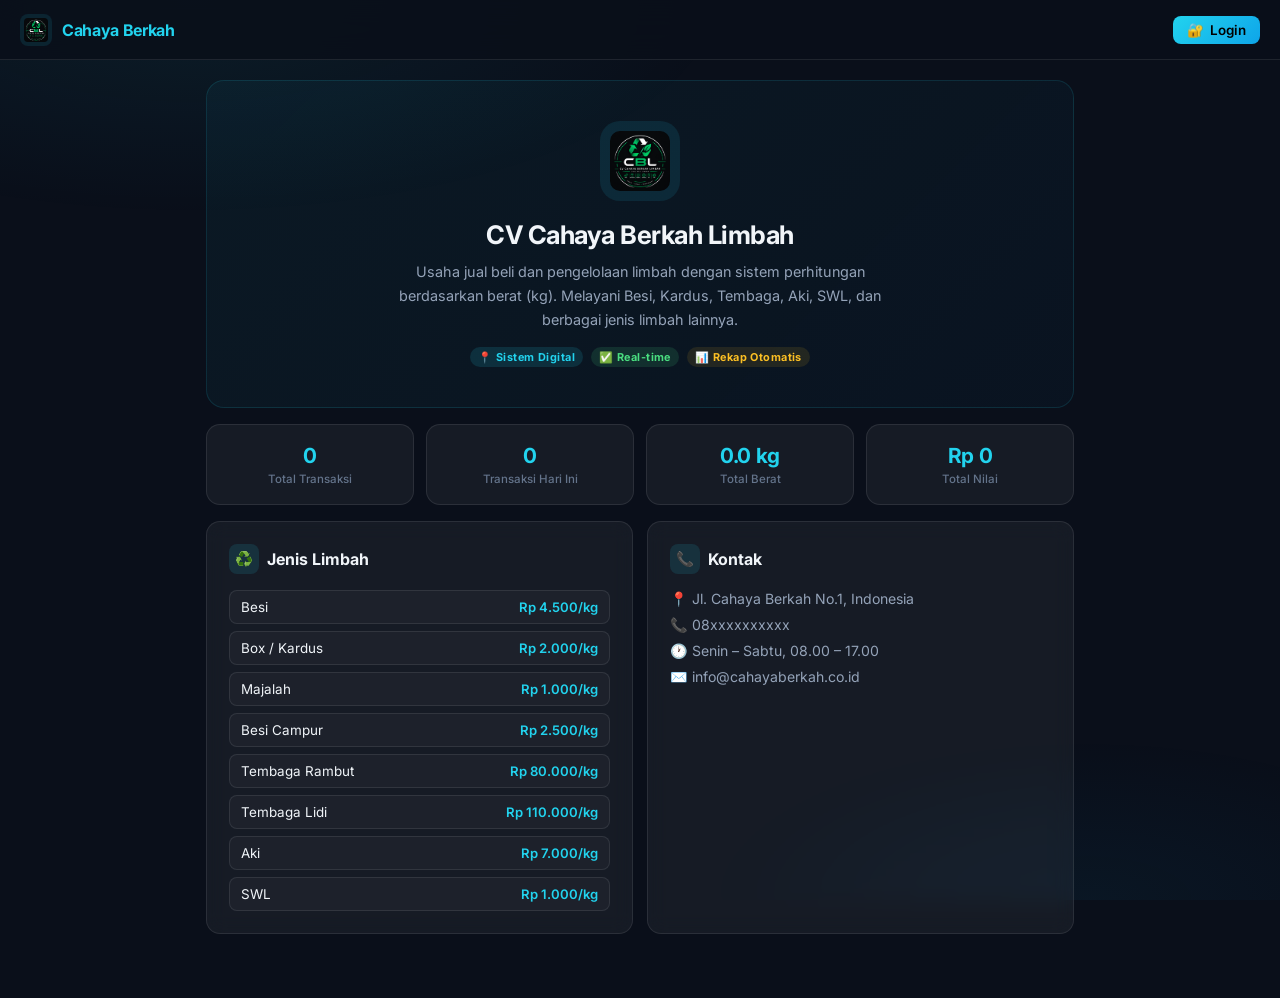
<file: index.html>
<!DOCTYPE html>
<html lang="id">
<head>
  <meta charset="UTF-8">
  <meta name="viewport" content="width=device-width, initial-scale=1.0">
  <title>Beranda — CV Cahaya Berkah Limbah</title>
  <link rel="stylesheet" href="style.css">
</head>
<body onload="cekRole(); loadStatHome()">

<nav>
  <a class="nav-brand" href="index.html">
    <img src="logo.png" class="nav-logo" alt="Logo">
    <span class="nav-title">Cahaya Berkah</span>
  </a>
  <button class="nav-hamburger" id="hamburger" onclick="toggleMenu()" aria-label="Menu">
    <span></span><span></span><span></span>
  </button>
  <div class="nav-links" id="menuNav"></div>
</nav>

<div class="page-wrap">
<div class="container">

  <div class="hero">
    <img src="logo.png" class="hero-logo" alt="Logo CBL">
    <h1>CV Cahaya Berkah Limbah</h1>
    <p>Usaha jual beli dan pengelolaan limbah dengan sistem perhitungan berdasarkan berat (kg).
       Melayani Besi, Kardus, Tembaga, Aki, SWL, dan berbagai jenis limbah lainnya.</p>
    <div style="margin-top:16px;display:flex;gap:8px;flex-wrap:wrap;justify-content:center">
      <span class="badge badge-blue">📍 Sistem Digital</span>
      <span class="badge badge-green">✅ Real-time</span>
      <span class="badge badge-amber">📊 Rekap Otomatis</span>
    </div>
  </div>

  <div class="stats-grid">
    <div class="stat-card">
      <div class="stat-value" id="statTrx">0</div>
      <div class="stat-label">Total Transaksi</div>
    </div>
    <div class="stat-card">
      <div class="stat-value" id="statHari">0</div>
      <div class="stat-label">Transaksi Hari Ini</div>
    </div>
    <div class="stat-card">
      <div class="stat-value" id="statKg">0 kg</div>
      <div class="stat-label">Total Berat</div>
    </div>
    <div class="stat-card">
      <div class="stat-value" id="statNilai">Rp 0</div>
      <div class="stat-label">Total Nilai</div>
    </div>
  </div>

  <div class="home-grid">
    <div class="card">
      <div class="card-title"><span class="icon">♻️</span> Jenis Limbah</div>
      <div id="layananList" style="display:flex;flex-direction:column;gap:7px"></div>
    </div>
    <div class="card">
      <div class="card-title"><span class="icon">📞</span> Kontak</div>
      <div style="display:flex;flex-direction:column;gap:9px;font-size:0.88rem;color:var(--text-dim)">
        <div>📍 Jl. Cahaya Berkah No.1, Indonesia</div>
        <div>📞 08xxxxxxxxxx</div>
        <div>🕐 Senin – Sabtu, 08.00 – 17.00</div>
        <div>✉️ info@cahayaberkah.co.id</div>
      </div>
    </div>
  </div>

</div>
</div>

<div id="toast"></div>
<script src="script.js"></script>
<script>
function loadStatHome() {
  const data = getData();
  const today = toDateStr(new Date());
  document.getElementById('statTrx').textContent  = data.length;
  document.getElementById('statHari').textContent = data.filter(d => toDateStr(new Date(d.waktu)) === today).length;
  document.getElementById('statKg').textContent   = data.reduce((s,d) => s + parseFloat(d.kg), 0).toFixed(1) + ' kg';
  document.getElementById('statNilai').textContent= 'Rp ' + formatRp(data.reduce((s,d) => s + d.total, 0));

  const h = getHarga();
  const listEl = document.getElementById('layananList');
  listEl.innerHTML = Object.keys(h).map(k => `
    <div style="display:flex;justify-content:space-between;align-items:center;
                padding:8px 11px;background:rgba(255,255,255,0.03);border-radius:8px;
                border:1px solid var(--card-border)">
      <span style="font-size:0.84rem">${k}</span>
      <span style="font-size:0.82rem;color:var(--accent);font-weight:600">Rp ${formatRp(h[k])}/kg</span>
    </div>`).join('');
}

function toggleMenu() {
  const menu = document.getElementById('menuNav');
  const btn = document.getElementById('hamburger');
  menu.classList.toggle('open');
  btn.classList.toggle('open');
}
document.addEventListener('click', e => {
  const menu = document.getElementById('menuNav');
  const btn = document.getElementById('hamburger');
  if (menu && !menu.contains(e.target) && btn && !btn.contains(e.target)) {
    menu.classList.remove('open');
    btn.classList.remove('open');
  }
});
</script>
</body>
</html>
</file>
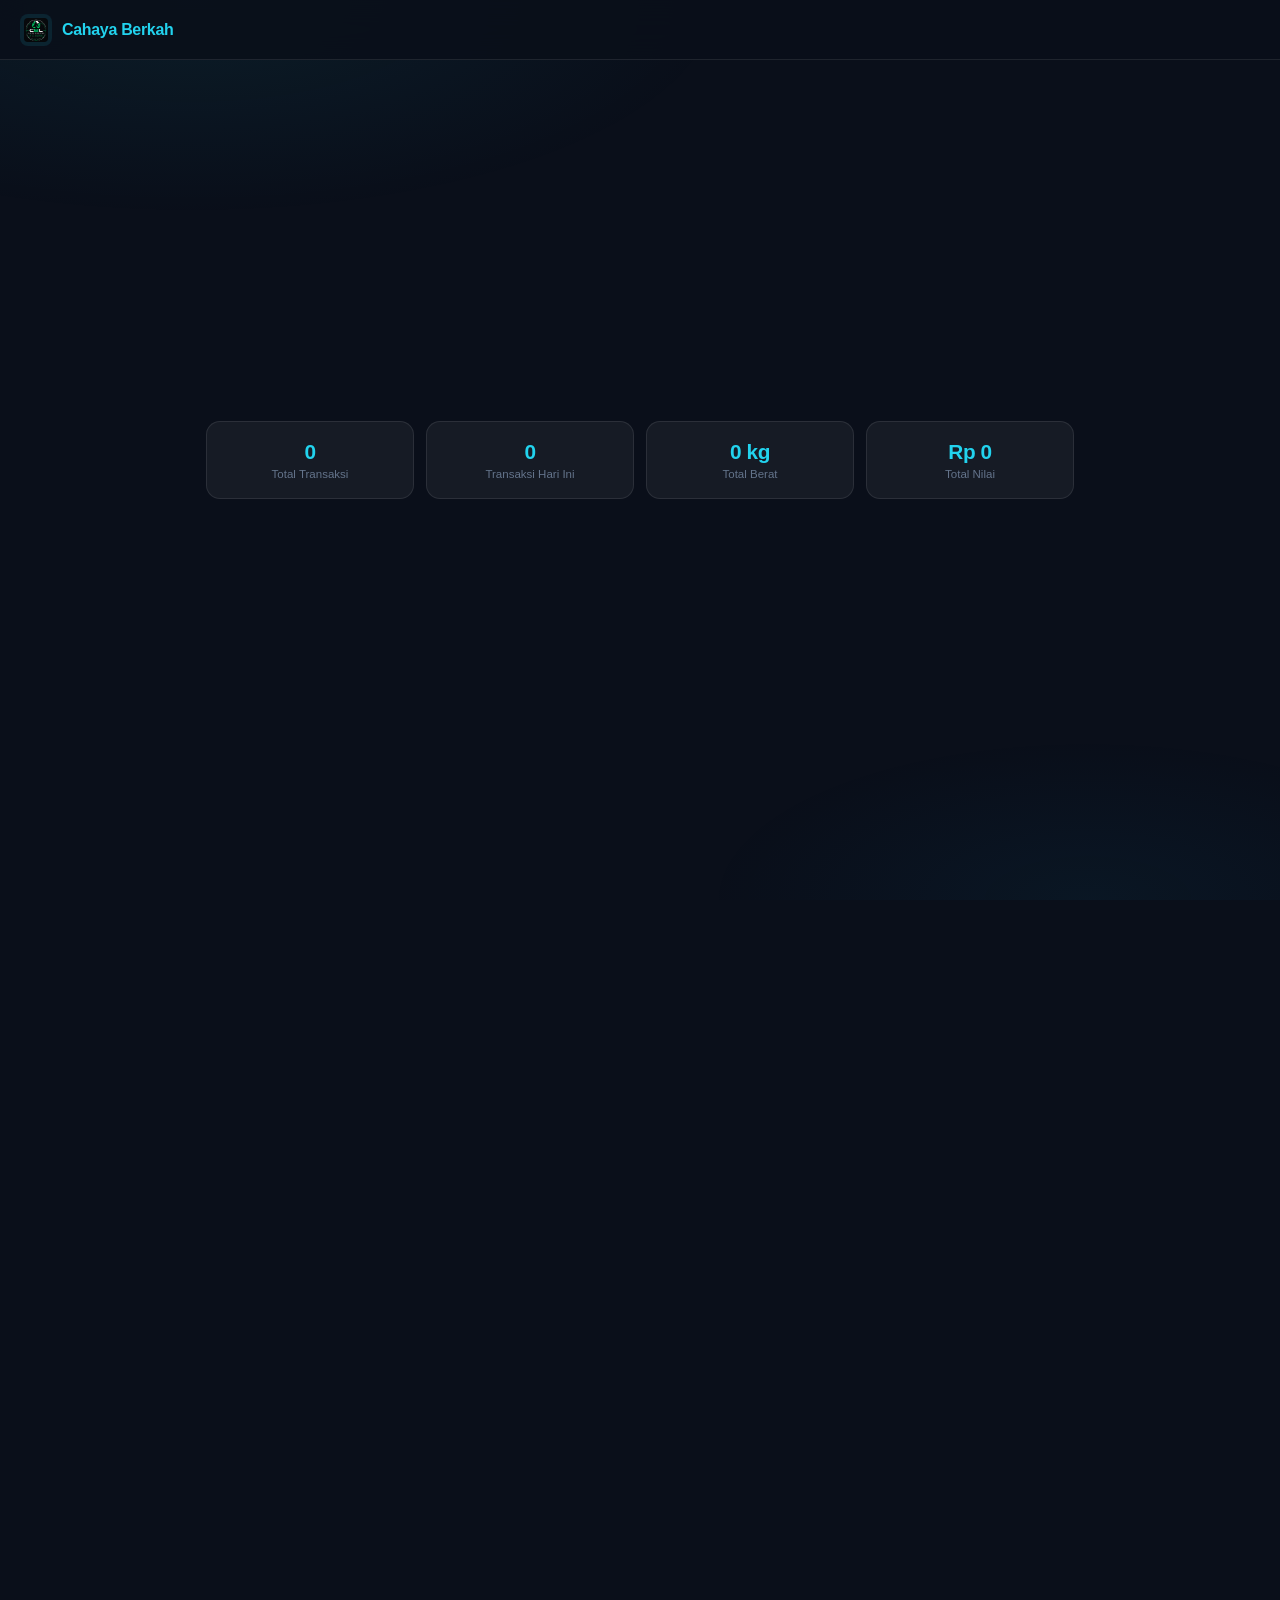
<file: harga.html>
<!DOCTYPE html>
<html lang="id">
<head>
  <meta charset="UTF-8">
  <meta name="viewport" content="width=device-width, initial-scale=1.0">
  <title>Setting Harga — CBL</title>
  <link rel="stylesheet" href="style.css">
</head>
<body onload="cekLogin(); cekRole(); cekAdminOnly(); renderHarga()">

<nav>
  <a class="nav-brand" href="index.html">
    <img src="logo.png" class="nav-logo" alt="Logo">
    <span class="nav-title">Cahaya Berkah</span>
  </a>
  <button class="nav-hamburger" id="hamburger" onclick="toggleMenu()" aria-label="Menu">
    <span></span><span></span><span></span>
  </button>
  <div class="nav-links" id="menuNav"></div>
</nav>

<div class="page-wrap">
<div class="container">

  <!-- Tambah Jenis -->
  <div class="card">
    <div class="card-title"><span class="icon">➕</span> Tambah Jenis Barang</div>
    <div class="form-grid">
      <div class="form-group">
        <label>Nama Jenis</label>
        <input id="namaJenis" type="text" placeholder="Contoh: Aluminium">
      </div>
      <div class="form-group">
        <label>Harga per kg (Rp)</label>
        <input id="hargaJenis" type="number" placeholder="Contoh: 15000">
      </div>
    </div>
    <div class="btn-row">
      <button class="btn btn-primary" onclick="tambahJenis()">➕ Tambahkan</button>
    </div>
  </div>

  <!-- Daftar Harga -->
  <div class="card">
    <div class="card-title"><span class="icon">💰</span> Daftar Harga Saat Ini</div>

    <div class="table-wrap">
      <table>
        <thead>
          <tr>
            <th>Jenis Barang</th>
            <th>Harga / kg (Rp)</th>
            <th style="text-align:right">Aksi</th>
          </tr>
        </thead>
        <tbody id="hargaBody"></tbody>
      </table>
    </div>

    <div class="btn-row" style="margin-top:18px">
      <button class="btn btn-outline" onclick="resetHarga()">🔄 Reset ke Default</button>
    </div>
  </div>

</div>
</div>

<div id="toast"></div>
<script src="script.js"></script>
<script>
function cekAdminOnly() {
  if (getRole() !== 'admin') {
    location.href = 'index.html';
  }
}

function resetHarga() {
  if (!confirm('Reset semua harga ke default?')) return;
  saveHarga(defaultHarga());
  renderHarga();
  showToast('Harga direset ke default', 'success');
}
</script>
<script>
function toggleMenu() {
  const menu = document.getElementById('menuNav');
  const btn = document.getElementById('hamburger');
  menu.classList.toggle('open');
  btn.classList.toggle('open');
}
document.addEventListener('click', e => {
  const menu = document.getElementById('menuNav');
  const btn = document.getElementById('hamburger');
  if (menu && !menu.contains(e.target) && btn && !btn.contains(e.target)) {
    menu.classList.remove('open');
    btn.classList.remove('open');
  }
});
</script>
</body>
</html>
</file>
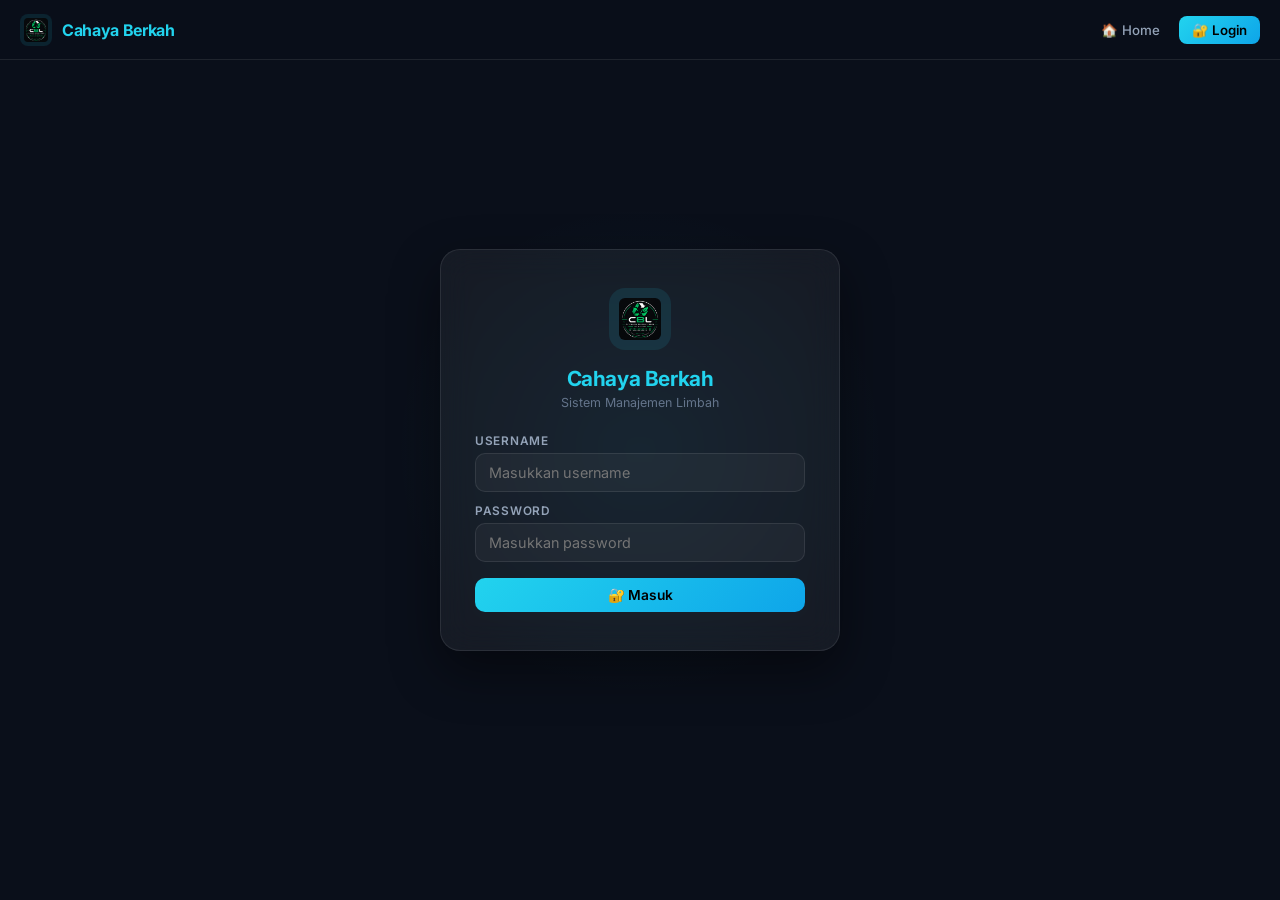
<file: input.html>
<!DOCTYPE html>
<html lang="id">
<head>
  <meta charset="UTF-8">
  <meta name="viewport" content="width=device-width, initial-scale=1.0">
  <title>Input Transaksi — CBL</title>
  <link rel="stylesheet" href="style.css">
</head>
<body onload="cekLogin(); cekRole(); loadHarga()">

<nav>
  <a class="nav-brand" href="index.html">
    <img src="logo.png" class="nav-logo" alt="Logo">
    <span class="nav-title">Cahaya Berkah</span>
  </a>
  <button class="nav-hamburger" id="hamburger" onclick="toggleMenu()" aria-label="Menu">
    <span></span><span></span><span></span>
  </button>
  <div class="nav-links" id="menuNav"></div>
</nav>

<div class="page-wrap">
<div class="container">

  <!-- Form Input -->
  <div class="card">
    <div class="card-title"><span class="icon">✏️</span> Input Transaksi</div>

    <div class="form-grid">
      <div class="form-group" style="grid-column:1/-1">
        <label>Nama Supplier / Pengantar</label>
        <input id="namaSupplier" type="text" placeholder="Opsional, nama supplier atau pengantar">
      </div>

      <div class="form-group">
        <label>Jenis Barang</label>
        <select id="jenis" onchange="setHarga()"></select>
      </div>

      <div class="form-group">
        <label>Harga Satuan</label>
        <input id="hargaSatuan" readonly placeholder="Otomatis">
        <input id="hargaRaw" type="hidden">
      </div>

      <div class="form-group">
        <label>Berat (kg)</label>
        <input id="kg" type="number" min="0.1" step="0.1" placeholder="Contoh: 12.5"
               oninput="hitungTotal()">
      </div>

      <div class="form-group">
        <label>Total</label>
        <input id="totalPreview" readonly placeholder="Rp 0" style="color:var(--accent);font-weight:700">
      </div>
    </div>

    <div class="btn-row">
      <button class="btn btn-primary" onclick="tambahKeranjang()">➕ Tambah ke Keranjang</button>
    </div>
  </div>

  <!-- Keranjang -->
  <div class="card">
    <div class="card-title"><span class="icon">🛒</span> Keranjang</div>

    <div class="table-wrap">
      <table>
        <thead>
          <tr>
            <th>Jenis</th>
            <th>Berat</th>
            <th>Harga/kg</th>
            <th style="text-align:right">Total</th>
            <th style="text-align:right">Hapus</th>
          </tr>
        </thead>
        <tbody id="keranjangBody">
          <tr><td colspan="5" style="text-align:center;color:var(--text-muted);padding:20px">Belum ada item</td></tr>
        </tbody>
      </table>
    </div>

    <div style="display:flex;justify-content:space-between;align-items:center;margin-top:14px;
                padding:14px 18px;background:rgba(34,211,238,0.06);border-radius:10px;
                border:1px solid rgba(34,211,238,0.15)">
      <span style="font-size:0.85rem;color:var(--text-dim)">Grand Total</span>
      <span id="totalKeranjang" style="font-family:'Syne',sans-serif;font-size:1.2rem;
            font-weight:800;color:var(--accent)">Rp 0</span>
    </div>

    <div class="btn-row">
      <button class="btn btn-primary" onclick="simpanTransaksi()">💾 Simpan & Buat Invoice</button>
      <button class="btn btn-outline" onclick="keranjang=[];renderKeranjang()">🗑️ Kosongkan</button>
    </div>
  </div>

</div>
</div>

<div id="toast"></div>
<script src="script.js"></script>
<script>
function toggleMenu() {
  const menu = document.getElementById('menuNav');
  const btn = document.getElementById('hamburger');
  menu.classList.toggle('open');
  btn.classList.toggle('open');
}
document.addEventListener('click', e => {
  const menu = document.getElementById('menuNav');
  const btn = document.getElementById('hamburger');
  if (menu && !menu.contains(e.target) && btn && !btn.contains(e.target)) {
    menu.classList.remove('open');
    btn.classList.remove('open');
  }
});
</script>
</body>
</html>
</file>
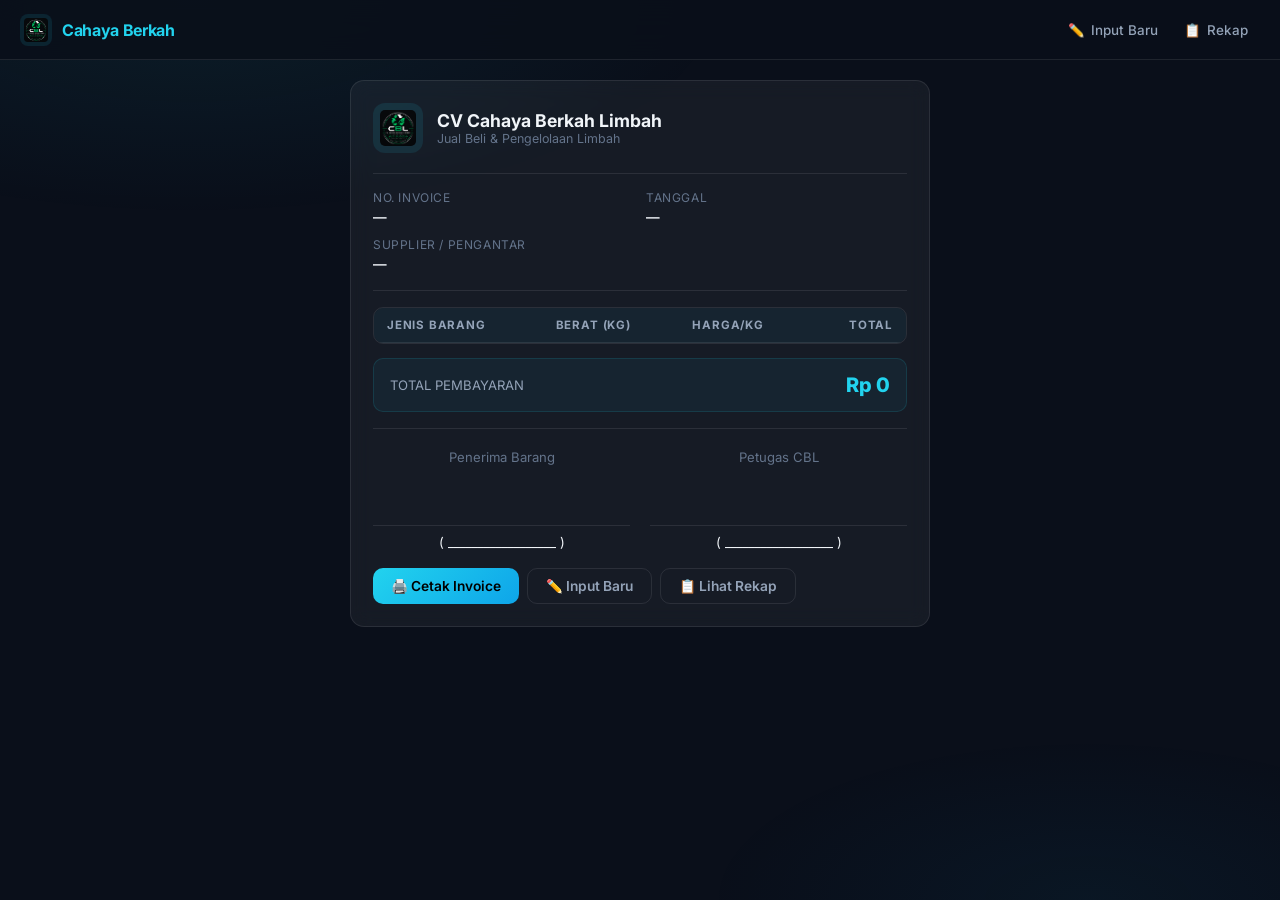
<file: invoice.html>
<!DOCTYPE html>
<html lang="id">
<head>
  <meta charset="UTF-8">
  <meta name="viewport" content="width=device-width, initial-scale=1.0">
  <title>Invoice — CBL</title>
  <link rel="stylesheet" href="style.css">
</head>
<body onload="loadStruk()">

<nav class="no-print">
  <a class="nav-brand" href="index.html">
    <img src="logo.png" class="nav-logo" alt="Logo">
    <span class="nav-title">Cahaya Berkah</span>
  </a>
  <div class="nav-links">
    <a href="input.html"><span class="nav-icon">✏️</span><span class="nav-label">Input Baru</span></a>
    <a href="rekap.html"><span class="nav-icon">📋</span><span class="nav-label">Rekap</span></a>
  </div>
</nav>

<div class="page-wrap">
<div class="container">
<div class="invoice-wrap">

  <div class="card">

    <!-- Header -->
    <div class="invoice-header">
      <img src="logo.png" class="invoice-logo" alt="Logo CBL">
      <div>
        <div class="invoice-title">CV Cahaya Berkah Limbah</div>
        <div class="invoice-subtitle">Jual Beli & Pengelolaan Limbah</div>
      </div>
    </div>

    <div class="invoice-divider"></div>

    <!-- Meta -->
    <div style="display:grid;grid-template-columns:1fr 1fr;gap:12px;margin-bottom:18px;font-size:0.85rem">
      <div>
        <div style="color:var(--text-muted);margin-bottom:4px;font-size:0.75rem;text-transform:uppercase;letter-spacing:0.05em">No. Invoice</div>
        <div id="invId" style="font-weight:600">—</div>
      </div>
      <div>
        <div style="color:var(--text-muted);margin-bottom:4px;font-size:0.75rem;text-transform:uppercase;letter-spacing:0.05em">Tanggal</div>
        <div id="invTanggal" style="font-weight:600">—</div>
      </div>
      <div>
        <div style="color:var(--text-muted);margin-bottom:4px;font-size:0.75rem;text-transform:uppercase;letter-spacing:0.05em">Supplier / Pengantar</div>
        <div id="invSupplier" style="font-weight:600">—</div>
      </div>
    </div>

    <div class="invoice-divider"></div>

    <!-- Table -->
    <div class="table-wrap">
      <table>
        <thead>
          <tr>
            <th>Jenis Barang</th>
            <th>Berat (kg)</th>
            <th>Harga/kg</th>
            <th style="text-align:right">Total</th>
          </tr>
        </thead>
        <tbody id="invBody"></tbody>
      </table>
    </div>

    <!-- Total -->
    <div class="invoice-total-row">
      <div class="invoice-total-label">TOTAL PEMBAYARAN</div>
      <div class="invoice-total-value" id="invTotal">Rp 0</div>
    </div>

    <div class="invoice-divider"></div>

    <!-- Tanda Tangan -->
    <div style="display:grid;grid-template-columns:1fr 1fr;gap:20px;margin-top:20px;text-align:center;font-size:0.82rem">
      <div>
        <div style="color:var(--text-muted);margin-bottom:60px">Penerima Barang</div>
        <div style="border-top:1px solid var(--card-border);padding-top:8px">( __________________ )</div>
      </div>
      <div>
        <div style="color:var(--text-muted);margin-bottom:60px">Petugas CBL</div>
        <div style="border-top:1px solid var(--card-border);padding-top:8px">( __________________ )</div>
      </div>
    </div>

    <!-- Buttons -->
    <div class="btn-row no-print" style="margin-top:18px">
      <button class="btn btn-primary" onclick="window.print()">🖨️ Cetak Invoice</button>
      <a class="btn btn-outline" href="input.html">✏️ Input Baru</a>
      <a class="btn btn-outline" href="rekap.html">📋 Lihat Rekap</a>
    </div>

  </div>

</div>
</div>
</div>

<div id="toast"></div>
<script src="script.js"></script>
</body>
</html>
</file>
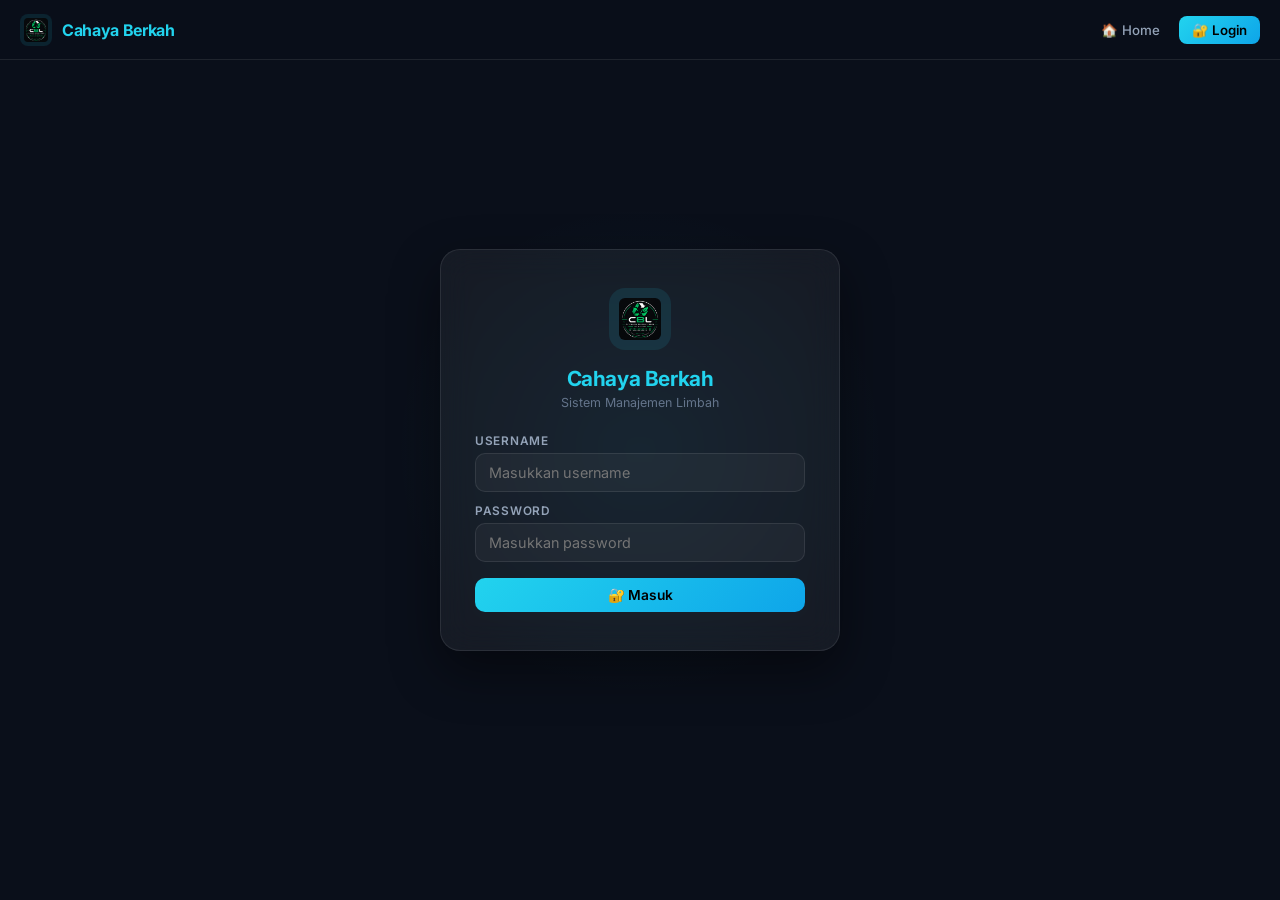
<file: login.html>
<!DOCTYPE html>
<html lang="id">
<head>
  <meta charset="UTF-8">
  <meta name="viewport" content="width=device-width, initial-scale=1.0">
  <title>Login — CV Cahaya Berkah Limbah</title>
  <link rel="stylesheet" href="style.css">
</head>
<body>

<div class="login-page">

  <nav>
    <a class="nav-brand" href="index.html">
      <img src="logo.png" class="nav-logo" alt="Logo CBL">
      <span class="nav-title">Cahaya Berkah</span>
    </a>
    <div class="nav-login-links">
      <a href="index.html">🏠 Home</a>
      <a href="login.html" class="btn-login-nav">🔐 Login</a>
    </div>
  </nav>

  <div class="login-center">
    <div class="login-box">
      <div class="login-logo-wrap">
        <img src="logo.png" class="login-logo" alt="Logo CBL">
        <div class="login-title">Cahaya Berkah</div>
        <div class="login-sub">Sistem Manajemen Limbah</div>
      </div>

      <div class="form-group" style="margin-bottom:12px">
        <label>Username</label>
        <input id="uname" type="text" placeholder="Masukkan username" autocomplete="username">
      </div>
      <div class="form-group" style="margin-bottom:16px">
        <label>Password</label>
        <input id="upass" type="password" placeholder="Masukkan password" autocomplete="current-password"
               onkeydown="if(event.key==='Enter') doLogin()">
      </div>

      <button class="btn btn-primary" style="width:100%;justify-content:center" onclick="doLogin()">
        🔐 Masuk
      </button>

      <div class="login-error" id="loginErr">Username atau password salah!</div>
    </div>
  </div>
</div>

<div id="toast"></div>

<script src="script.js"></script>
<script>
  if (isLoggedIn()) location.href = 'index.html';

  function doLogin() {
    const u = document.getElementById('uname').value.trim();
    const p = document.getElementById('upass').value;
    const err = document.getElementById('loginErr');
    err.style.display = 'none';

    const user = USERS[u];
    if (user && user.pass === p) {
      localStorage.setItem('login', 'true');
      localStorage.setItem('role', user.role);
      localStorage.setItem('username', u);
      location.href = 'index.html';
    } else {
      err.style.display = 'block';
      err.style.animation = 'none';
      requestAnimationFrame(() => { err.style.animation = 'shake 0.4s ease'; });
    }
  }
</script>
</body>
</html>
</file>
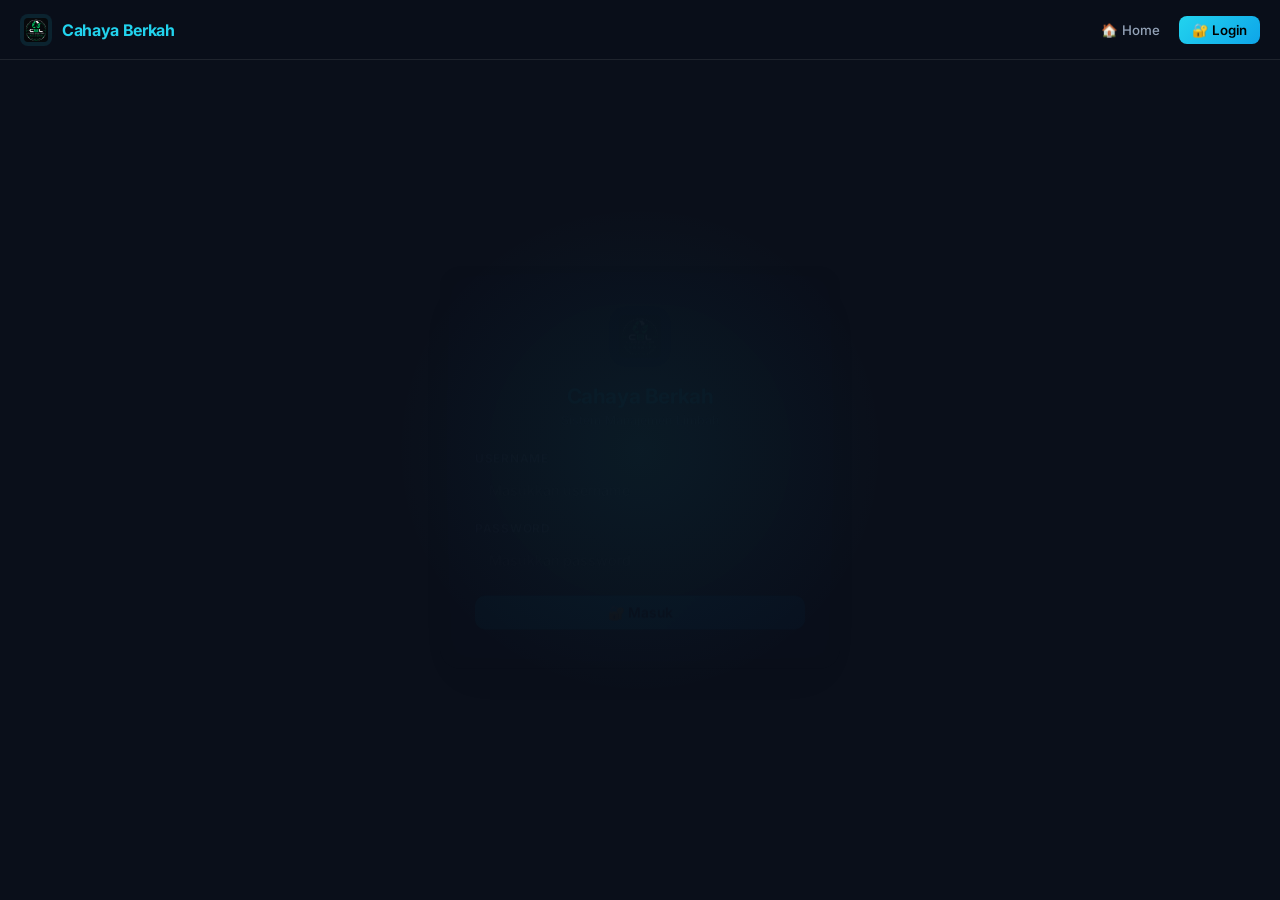
<file: rekap.html>
<!DOCTYPE html>
<html lang="id">
<head>
  <meta charset="UTF-8">
  <meta name="viewport" content="width=device-width, initial-scale=1.0">
  <title>Rekap — CBL</title>
  <link rel="stylesheet" href="style.css">
  <script src="https://cdn.sheetjs.com/xlsx-0.20.1/package/dist/xlsx.full.min.js"></script>
</head>
<body onload="cekLogin(); cekRole(); initRekap()">

<nav>
  <a class="nav-brand" href="index.html">
    <img src="logo.png" class="nav-logo" alt="Logo">
    <span class="nav-title">Cahaya Berkah</span>
  </a>
  <button class="nav-hamburger" id="hamburger" onclick="toggleMenu()" aria-label="Menu">
    <span></span><span></span><span></span>
  </button>
  <div class="nav-links" id="menuNav"></div>
</nav>

<div class="page-wrap">
<div class="container">

  <div class="card">
    <div class="card-title"><span class="icon">📋</span> Rekap Transaksi</div>

    <!-- Tabs -->
    <div class="tabs">
      <button class="tab-btn active" data-tab="pane-tanggal" onclick="switchTab(this,'pane-tanggal')">
        📅 Per Tanggal
      </button>
      <button class="tab-btn" data-tab="pane-bulan" onclick="switchTab(this,'pane-bulan')">
        🗓️ Per Bulan
      </button>
      <button class="tab-btn" data-tab="pane-tahun" onclick="switchTab(this,'pane-tahun')">
        📆 Per Tahun
      </button>
    </div>

    <!-- Per Tanggal -->
    <div class="tab-pane active" id="pane-tanggal">
      <div class="filter-row">
        <div class="form-group">
          <label>Pilih Tanggal</label>
          <input type="date" id="filterTanggal" onchange="applyRekap()">
        </div>
        <button class="btn btn-primary" onclick="applyRekap()">🔍 Tampilkan</button>
        <button class="btn btn-green" onclick="doExport('tanggal')">📥 Export Excel</button>
      </div>
    </div>

    <!-- Per Bulan -->
    <div class="tab-pane" id="pane-bulan">
      <div class="filter-row">
        <div class="form-group">
          <label>Pilih Bulan</label>
          <input type="month" id="filterBulan" onchange="applyRekap()">
        </div>
        <button class="btn btn-primary" onclick="applyRekap()">🔍 Tampilkan</button>
        <button class="btn btn-green" onclick="doExport('bulan')">📥 Export Excel</button>
      </div>
    </div>

    <!-- Per Tahun -->
    <div class="tab-pane" id="pane-tahun">
      <div class="filter-row">
        <div class="form-group">
          <label>Pilih Tahun</label>
          <select id="filterTahun" onchange="applyRekap()"></select>
        </div>
        <button class="btn btn-primary" onclick="applyRekap()">🔍 Tampilkan</button>
        <button class="btn btn-green" onclick="doExport('tahun')">📥 Export Excel</button>
      </div>
    </div>

    <!-- Summary -->
    <div class="rekap-summary" id="rekapSummary"></div>

    <!-- Table -->
    <div class="table-wrap">
      <table>
        <thead>
          <tr>
            <th>#</th>
            <th>Tanggal & Waktu</th>
            <th>Supplier</th>
            <th>Jenis Barang</th>
            <th>Berat</th>
            <th style="text-align:right">Total (Rp)</th>
          </tr>
        </thead>
        <tbody id="rekapBody">
          <tr><td colspan="6" style="text-align:center;color:var(--text-muted);padding:24px">
            Pilih filter dan klik Tampilkan
          </td></tr>
        </tbody>
      </table>
    </div>

  </div>

</div>
</div>

<div id="toast"></div>
<script src="script.js"></script>
<script>
function initRekap() {
  // Set default filters ke hari ini / bulan ini / tahun ini
  const now = new Date();
  document.getElementById('filterTanggal').value = toDateStr(now);
  document.getElementById('filterBulan').value   = toMonthStr(now);

  // Populate tahun
  const data = getData();
  const years = [...new Set(data.map(d => new Date(d.waktu).getFullYear()))];
  if (!years.includes(now.getFullYear())) years.push(now.getFullYear());
  years.sort((a, b) => b - a);

  const sel = document.getElementById('filterTahun');
  years.forEach(y => {
    const o = document.createElement('option');
    o.value = y; o.text = y;
    if (y === now.getFullYear()) o.selected = true;
    sel.add(o);
  });

  applyRekap();
}

function doExport(mode) {
  let val = '';
  if (mode === 'tanggal') val = document.getElementById('filterTanggal').value;
  if (mode === 'bulan')   val = document.getElementById('filterBulan').value;
  if (mode === 'tahun')   val = document.getElementById('filterTahun').value;
  if (!val) { showToast('Pilih filter terlebih dahulu', 'error'); return; }
  exportExcel(mode, val);
}
</script>
<script>
function toggleMenu() {
  const menu = document.getElementById('menuNav');
  const btn = document.getElementById('hamburger');
  menu.classList.toggle('open');
  btn.classList.toggle('open');
}
document.addEventListener('click', e => {
  const menu = document.getElementById('menuNav');
  const btn = document.getElementById('hamburger');
  if (menu && !menu.contains(e.target) && btn && !btn.contains(e.target)) {
    menu.classList.remove('open');
    btn.classList.remove('open');
  }
});
</script>
</body>
</html>
</file>
<file: style.css>
@import url('https://fonts.googleapis.com/css2?family=Inter:wght@300;400;500;600;700&display=swap');

:root {
  --bg: #0a0f1a;
  --bg2: #0e1520;
  --card: rgba(255,255,255,0.05);
  --card-border: rgba(255,255,255,0.09);
  --accent: #22d3ee;
  --accent2: #0ea5e9;
  --accent-glow: rgba(34,211,238,0.12);
  --green: #4ade80;
  --amber: #fbbf24;
  --red: #f87171;
  --text: #f1f5f9;
  --text-muted: #64748b;
  --text-dim: #94a3b8;
  --nav-h: 60px;
  --radius: 14px;
  --radius-sm: 10px;
  --shadow: 0 20px 50px rgba(0,0,0,0.45);
  --transition: cubic-bezier(0.4, 0, 0.2, 1);
}

*, *::before, *::after { box-sizing: border-box; margin: 0; padding: 0; }
html { scroll-behavior: smooth; }

body {
  font-family: 'Inter', sans-serif;
  background: var(--bg);
  color: var(--text);
  min-height: 100vh;
  overflow-x: hidden;
  font-size: 15px;
}

body::before {
  content: '';
  position: fixed;
  inset: 0;
  background:
    radial-gradient(ellipse 70% 40% at 15% 0%, rgba(34,211,238,0.07) 0%, transparent 60%),
    radial-gradient(ellipse 50% 30% at 85% 100%, rgba(14,165,233,0.05) 0%, transparent 60%);
  pointer-events: none;
  z-index: 0;
}

/* NAV */
nav {
  position: fixed;
  top: 0; left: 0; right: 0;
  height: var(--nav-h);
  display: flex;
  align-items: center;
  justify-content: space-between;
  padding: 0 20px;
  background: rgba(10,15,26,0.88);
  backdrop-filter: blur(16px);
  border-bottom: 1px solid var(--card-border);
  z-index: 100;
}

.nav-brand {
  display: flex; align-items: center; gap: 10px;
  text-decoration: none; flex-shrink: 0;
}

.nav-logo {
  width: 32px; height: 32px; border-radius: 8px;
  object-fit: contain; background: rgba(34,211,238,0.1); padding: 4px;
}

.nav-title { font-size: 1rem; font-weight: 700; color: var(--accent); letter-spacing: -0.02em; }

.nav-hamburger {
  display: none; flex-direction: column; gap: 5px; cursor: pointer;
  padding: 6px; border: none; background: transparent; z-index: 101;
}
.nav-hamburger span {
  display: block; width: 22px; height: 2px;
  background: var(--text-dim); border-radius: 2px; transition: all 0.25s;
}
.nav-hamburger.open span:nth-child(1) { transform: translateY(7px) rotate(45deg); }
.nav-hamburger.open span:nth-child(2) { opacity: 0; }
.nav-hamburger.open span:nth-child(3) { transform: translateY(-7px) rotate(-45deg); }

.nav-links {
  display: flex; align-items: center; gap: 2px;
}

.nav-links a {
  color: var(--text-dim); text-decoration: none; font-size: 0.84rem;
  font-weight: 500; padding: 6px 12px; border-radius: 8px;
  transition: all 0.18s; display: flex; align-items: center; gap: 6px; white-space: nowrap;
}
.nav-links a:hover, .nav-links a.active { color: var(--accent); background: var(--accent-glow); }
.nav-links a.nav-logout { color: var(--red); }
.nav-links a.nav-logout:hover { background: rgba(248,113,113,0.1); }

/* LOGIN NAV LINKS */
.nav-login-links { display: flex; align-items: center; gap: 6px; }
.nav-login-links a {
  color: var(--text-dim); text-decoration: none; font-size: 0.83rem;
  font-weight: 500; padding: 6px 13px; border-radius: 8px;
  transition: all 0.18s; display: flex; align-items: center; gap: 5px;
}
.nav-login-links a:hover { color: var(--accent); background: var(--accent-glow); }
.nav-login-links .btn-login-nav {
  background: linear-gradient(135deg, var(--accent), var(--accent2));
  color: #000; font-weight: 600; border-radius: 8px;
}
.nav-login-links .btn-login-nav:hover { opacity: 0.88; }

/* CONTAINER */
.page-wrap {
  padding-top: calc(var(--nav-h) + 20px);
  padding-bottom: 48px; position: relative; z-index: 1;
}
.container { max-width: 900px; margin: 0 auto; padding: 0 16px; }

/* CARDS */
.card {
  background: var(--card); border: 1px solid var(--card-border);
  border-radius: var(--radius); padding: 22px; margin-bottom: 16px;
  backdrop-filter: blur(10px); animation: fadeUp 0.4s var(--transition) both;
}

@keyframes fadeUp {
  from { opacity: 0; transform: translateY(18px); }
  to   { opacity: 1; transform: translateY(0); }
}

.card-title {
  font-size: 1rem; font-weight: 700; margin-bottom: 16px;
  display: flex; align-items: center; gap: 8px; color: var(--text);
}
.card-title .icon {
  width: 30px; height: 30px; background: var(--accent-glow);
  border-radius: 8px; display: grid; place-items: center; font-size: 0.9rem;
}

/* HERO */
.hero {
  display: flex; flex-direction: column; align-items: center; text-align: center;
  padding: 40px 24px;
  background: linear-gradient(135deg, rgba(34,211,238,0.05), rgba(14,165,233,0.03));
  border: 1px solid rgba(34,211,238,0.13); border-radius: 18px;
  margin-bottom: 16px; animation: fadeUp 0.4s var(--transition) both;
}
.hero-logo {
  width: 80px; height: 80px; border-radius: 20px; object-fit: contain;
  background: rgba(34,211,238,0.1); padding: 10px; margin-bottom: 18px;
}
.hero h1 { font-size: 1.6rem; font-weight: 700; color: var(--text); margin-bottom: 10px; letter-spacing: -0.02em; }
.hero p { color: var(--text-dim); font-size: 0.9rem; line-height: 1.65; max-width: 520px; }

/* STATS */
.stats-grid {
  display: grid; grid-template-columns: repeat(2, 1fr);
  gap: 12px; margin-bottom: 16px;
}
.stat-card {
  background: var(--card); border: 1px solid var(--card-border);
  border-radius: var(--radius); padding: 18px; text-align: center; transition: border-color 0.2s;
}
.stat-card:hover { border-color: rgba(34,211,238,0.3); }
.stat-value { font-size: 1.3rem; font-weight: 700; color: var(--accent); letter-spacing: -0.02em; }
.stat-label { font-size: 0.72rem; color: var(--text-muted); margin-top: 4px; font-weight: 500; }

/* FORMS */
.form-grid { display: grid; grid-template-columns: 1fr 1fr; gap: 12px; margin-bottom: 14px; }
.form-group { display: flex; flex-direction: column; gap: 5px; }
.form-group label {
  font-size: 0.74rem; font-weight: 600; color: var(--text-dim);
  text-transform: uppercase; letter-spacing: 0.06em;
}

input, select, textarea {
  width: 100%; background: rgba(255,255,255,0.04);
  border: 1px solid var(--card-border); border-radius: var(--radius-sm);
  color: var(--text); font-family: inherit; font-size: 0.9rem;
  padding: 10px 13px; outline: none;
  transition: border-color 0.2s, box-shadow 0.2s; -webkit-appearance: none;
}
input:focus, select:focus { border-color: var(--accent); box-shadow: 0 0 0 3px rgba(34,211,238,0.1); }
select option { background: #1e293b; color: var(--text); }
input[readonly] { color: var(--text-muted); cursor: default; }

/* BUTTONS */
.btn {
  display: inline-flex; align-items: center; gap: 7px;
  padding: 9px 18px; border-radius: var(--radius-sm);
  font-family: inherit; font-size: 0.86rem; font-weight: 600;
  cursor: pointer; border: none; transition: all 0.18s;
  text-decoration: none; white-space: nowrap;
}
.btn-primary { background: linear-gradient(135deg, var(--accent), var(--accent2)); color: #000; }
.btn-primary:hover { opacity: 0.86; transform: translateY(-1px); }
.btn-outline { background: transparent; border: 1px solid var(--card-border); color: var(--text-dim); }
.btn-outline:hover { border-color: var(--accent); color: var(--accent); }
.btn-danger { background: rgba(248,113,113,0.12); border: 1px solid rgba(248,113,113,0.28); color: var(--red); }
.btn-danger:hover { background: rgba(248,113,113,0.22); }
.btn-green { background: rgba(74,222,128,0.12); border: 1px solid rgba(74,222,128,0.28); color: var(--green); }
.btn-green:hover { background: rgba(74,222,128,0.22); }
.btn-amber { background: rgba(251,191,36,0.1); border: 1px solid rgba(251,191,36,0.28); color: var(--amber); }
.btn-amber:hover { background: rgba(251,191,36,0.2); }
.btn-sm { padding: 5px 10px; font-size: 0.78rem; }
.btn-row { display: flex; gap: 8px; flex-wrap: wrap; margin-top: 12px; }

/* TABLE */
.table-wrap {
  overflow-x: auto; border-radius: var(--radius-sm);
  border: 1px solid var(--card-border); margin-top: 12px; -webkit-overflow-scrolling: touch;
}
table { width: 100%; border-collapse: collapse; min-width: 400px; }
thead th {
  background: rgba(34,211,238,0.05); color: var(--text-dim);
  font-size: 0.72rem; font-weight: 700; text-transform: uppercase;
  letter-spacing: 0.07em; padding: 10px 13px; text-align: left;
  border-bottom: 1px solid var(--card-border);
}
tbody tr { transition: background 0.12s; border-bottom: 1px solid rgba(255,255,255,0.03); }
tbody tr:last-child { border-bottom: none; }
tbody tr:hover { background: rgba(34,211,238,0.03); }
tbody td { padding: 10px 13px; font-size: 0.86rem; color: var(--text); }
tbody td:last-child { text-align: right; }
thead th:last-child { text-align: right; }

/* BADGE */
.badge { font-size: 0.68rem; font-weight: 700; padding: 3px 8px; border-radius: 20px; letter-spacing: 0.04em; }
.badge-blue  { background: rgba(34,211,238,0.13); color: var(--accent); }
.badge-green { background: rgba(74,222,128,0.13); color: var(--green); }
.badge-amber { background: rgba(251,191,36,0.1);  color: var(--amber); }

/* TABS */
.tabs {
  display: flex; gap: 4px; background: rgba(0,0,0,0.2);
  border-radius: var(--radius-sm); padding: 4px; margin-bottom: 18px;
}
.tab-btn {
  flex: 1; text-align: center; padding: 8px 10px; border-radius: 8px;
  font-size: 0.8rem; font-weight: 600; cursor: pointer; color: var(--text-muted);
  transition: all 0.18s; border: none; background: transparent; font-family: inherit;
}
.tab-btn.active { background: linear-gradient(135deg, var(--accent), var(--accent2)); color: #000; }
.tab-pane { display: none; animation: fadeUp 0.25s ease both; }
.tab-pane.active { display: block; }

/* FILTER ROW */
.filter-row { display: flex; gap: 10px; align-items: flex-end; flex-wrap: wrap; margin-bottom: 14px; }
.filter-row .form-group { flex: 1; min-width: 120px; }

/* LOGIN PAGE */
.login-page {
  min-height: 100vh; display: flex; flex-direction: column;
  background: var(--bg); position: relative; overflow: hidden;
}
.login-page::before {
  content: ''; position: absolute; width: 500px; height: 500px;
  background: radial-gradient(circle, rgba(34,211,238,0.06), transparent 70%);
  top: 50%; left: 50%; transform: translate(-50%, -50%);
}
.login-center {
  flex: 1; display: flex; align-items: center;
  justify-content: center; padding: 20px;
}
.login-box {
  background: var(--card); border: 1px solid var(--card-border);
  border-radius: 20px; padding: 38px 34px; width: 100%; max-width: 400px;
  backdrop-filter: blur(16px); animation: fadeUp 0.5s var(--transition);
  box-shadow: var(--shadow); position: relative; z-index: 1;
}
.login-logo-wrap { text-align: center; margin-bottom: 24px; }
.login-logo {
  width: 62px; height: 62px; border-radius: 16px; object-fit: contain;
  background: rgba(34,211,238,0.1); padding: 10px; margin-bottom: 12px;
}
.login-title { font-size: 1.3rem; font-weight: 700; color: var(--accent); letter-spacing: -0.02em; }
.login-sub { font-size: 0.78rem; color: var(--text-muted); margin-top: 4px; }
.login-error {
  background: rgba(248,113,113,0.08); border: 1px solid rgba(248,113,113,0.28);
  color: var(--red); border-radius: 8px; padding: 9px 13px; font-size: 0.82rem;
  margin-top: 8px; display: none; animation: shake 0.4s ease;
}
@keyframes shake {
  0%,100% { transform: translateX(0); }
  25% { transform: translateX(-5px); }
  75% { transform: translateX(5px); }
}
.role-info {
  margin-top: 14px; font-size: 0.74rem; color: var(--text-muted); text-align: center;
  padding: 10px; background: rgba(255,255,255,0.02); border-radius: 8px;
  border: 1px solid var(--card-border); line-height: 1.7;
}

/* INVOICE */
.invoice-wrap { max-width: 580px; margin: 0 auto; }
.invoice-header { display: flex; align-items: center; gap: 14px; margin-bottom: 20px; }
.invoice-logo { width: 50px; height: 50px; border-radius: 12px; object-fit: contain; background: rgba(34,211,238,0.1); padding: 7px; }
.invoice-title { font-size: 1.1rem; font-weight: 700; }
.invoice-subtitle { font-size: 0.78rem; color: var(--text-muted); }
.invoice-divider { height: 1px; background: var(--card-border); margin: 16px 0; }
.invoice-total-row {
  display: flex; justify-content: space-between; align-items: center;
  padding: 14px 16px; background: rgba(34,211,238,0.05);
  border-radius: var(--radius-sm); margin-top: 14px; border: 1px solid rgba(34,211,238,0.13);
}
.invoice-total-label { font-size: 0.82rem; color: var(--text-dim); }
.invoice-total-value { font-size: 1.25rem; font-weight: 800; color: var(--accent); }

/* REKAP SUMMARY */
.rekap-summary { display: grid; grid-template-columns: repeat(2, 1fr); gap: 10px; margin-bottom: 14px; }
.rekap-item { background: rgba(34,211,238,0.05); border: 1px solid rgba(34,211,238,0.1); border-radius: var(--radius-sm); padding: 14px; text-align: center; }
.rekap-item .val { font-size: 1.1rem; font-weight: 700; color: var(--accent); }
.rekap-item .key { font-size: 0.7rem; color: var(--text-muted); margin-top: 2px; }

.chart-wrap { position: relative; height: 240px; margin-top: 10px; }

/* TOAST */
#toast {
  position: fixed; bottom: 24px; left: 50%;
  transform: translateX(-50%) translateY(70px);
  background: rgba(14,21,32,0.96); border: 1px solid var(--card-border);
  color: var(--text); border-radius: 10px; padding: 11px 20px;
  font-size: 0.84rem; font-weight: 500; z-index: 9999;
  backdrop-filter: blur(16px); transition: transform 0.3s var(--transition), opacity 0.25s;
  opacity: 0; display: flex; align-items: center; gap: 8px; max-width: 90vw;
}
#toast.show { transform: translateX(-50%) translateY(0); opacity: 1; }
#toast.success { border-color: rgba(74,222,128,0.35); }
#toast.error   { border-color: rgba(248,113,113,0.35); }

.empty-state { text-align: center; padding: 36px 20px; color: var(--text-muted); }
.empty-state .empty-icon { font-size: 2.2rem; margin-bottom: 8px; }
.empty-state p { font-size: 0.86rem; }

hr.divider { border: none; border-top: 1px solid var(--card-border); margin: 16px 0; }

/* MOBILE */
@media (max-width: 640px) {
  .nav-hamburger { display: flex; }
  .nav-links {
    display: none; flex-direction: column; position: fixed;
    top: var(--nav-h); left: 0; right: 0;
    background: rgba(10,15,26,0.98); backdrop-filter: blur(20px);
    border-bottom: 1px solid var(--card-border);
    padding: 10px; gap: 2px; z-index: 99;
  }
  .nav-links.open { display: flex; }
  .nav-links a { padding: 12px 14px; border-radius: 10px; font-size: 0.9rem; }
  .nav-login-links { gap: 4px; }
  .nav-login-links a { padding: 6px 9px; font-size: 0.79rem; }
  .container { padding: 0 12px; }
  .card { padding: 16px; }
  .form-grid { grid-template-columns: 1fr; }
  .hero { padding: 26px 14px; }
  .hero h1 { font-size: 1.25rem; }
  .login-box { padding: 26px 18px; }
  .btn { padding: 9px 14px; }
}

@media (min-width: 641px) {
  .stats-grid { grid-template-columns: repeat(4, 1fr); }
  .rekap-summary { grid-template-columns: repeat(4, 1fr); }
}

@media print {
  nav, .btn, .no-print { display: none !important; }
  body { background: white; color: black; }
  .card { background: white; border-color: #ddd; }
  .invoice-total-value, .invoice-title { color: #000; }
}

.home-grid { display: grid; grid-template-columns: 1fr 1fr; gap: 14px; }
@media (max-width: 560px) { .home-grid { grid-template-columns: 1fr; } }

/* Login button in home navbar (when not logged in) */
.nav-links a.nav-login-btn {
  background: linear-gradient(135deg, var(--accent), var(--accent2));
  color: #000 !important;
  font-weight: 600;
  padding: 6px 14px;
}
.nav-links a.nav-login-btn:hover { opacity: 0.88; background: linear-gradient(135deg, var(--accent), var(--accent2)); }
</file>
